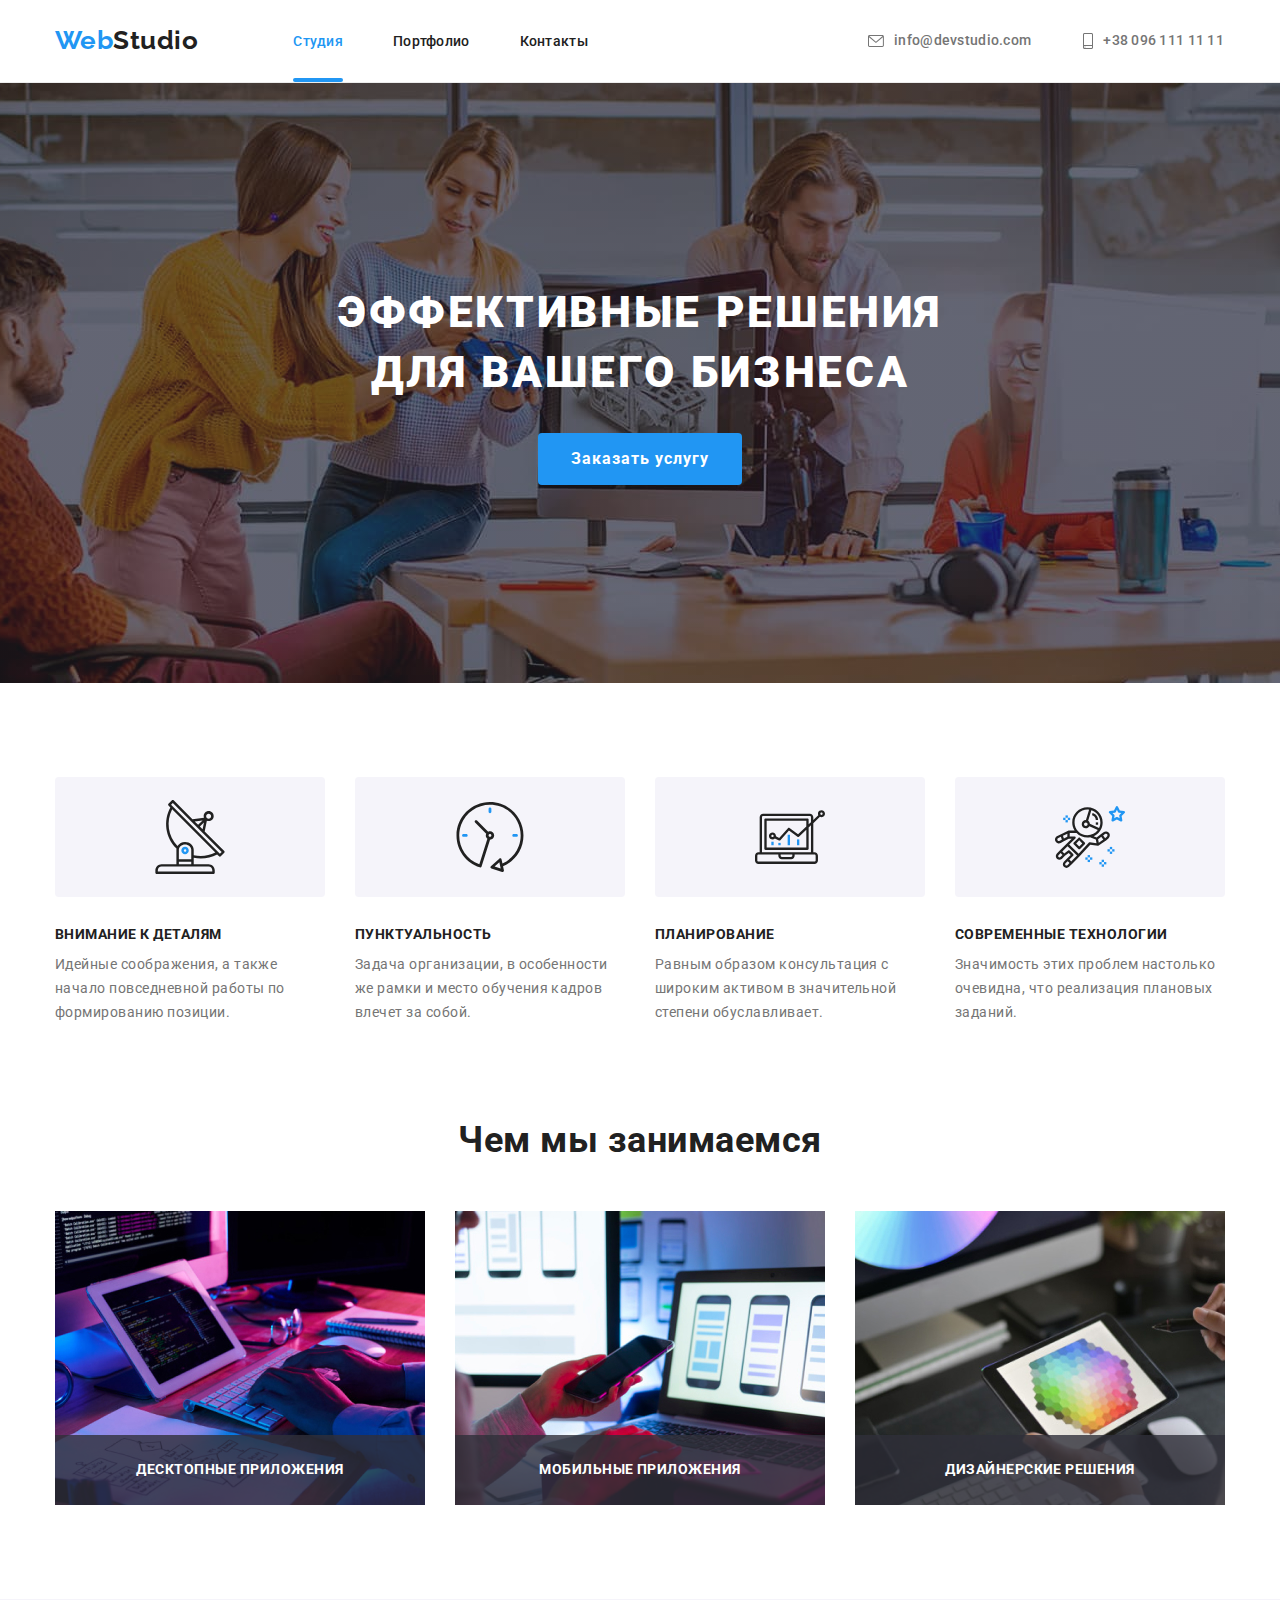
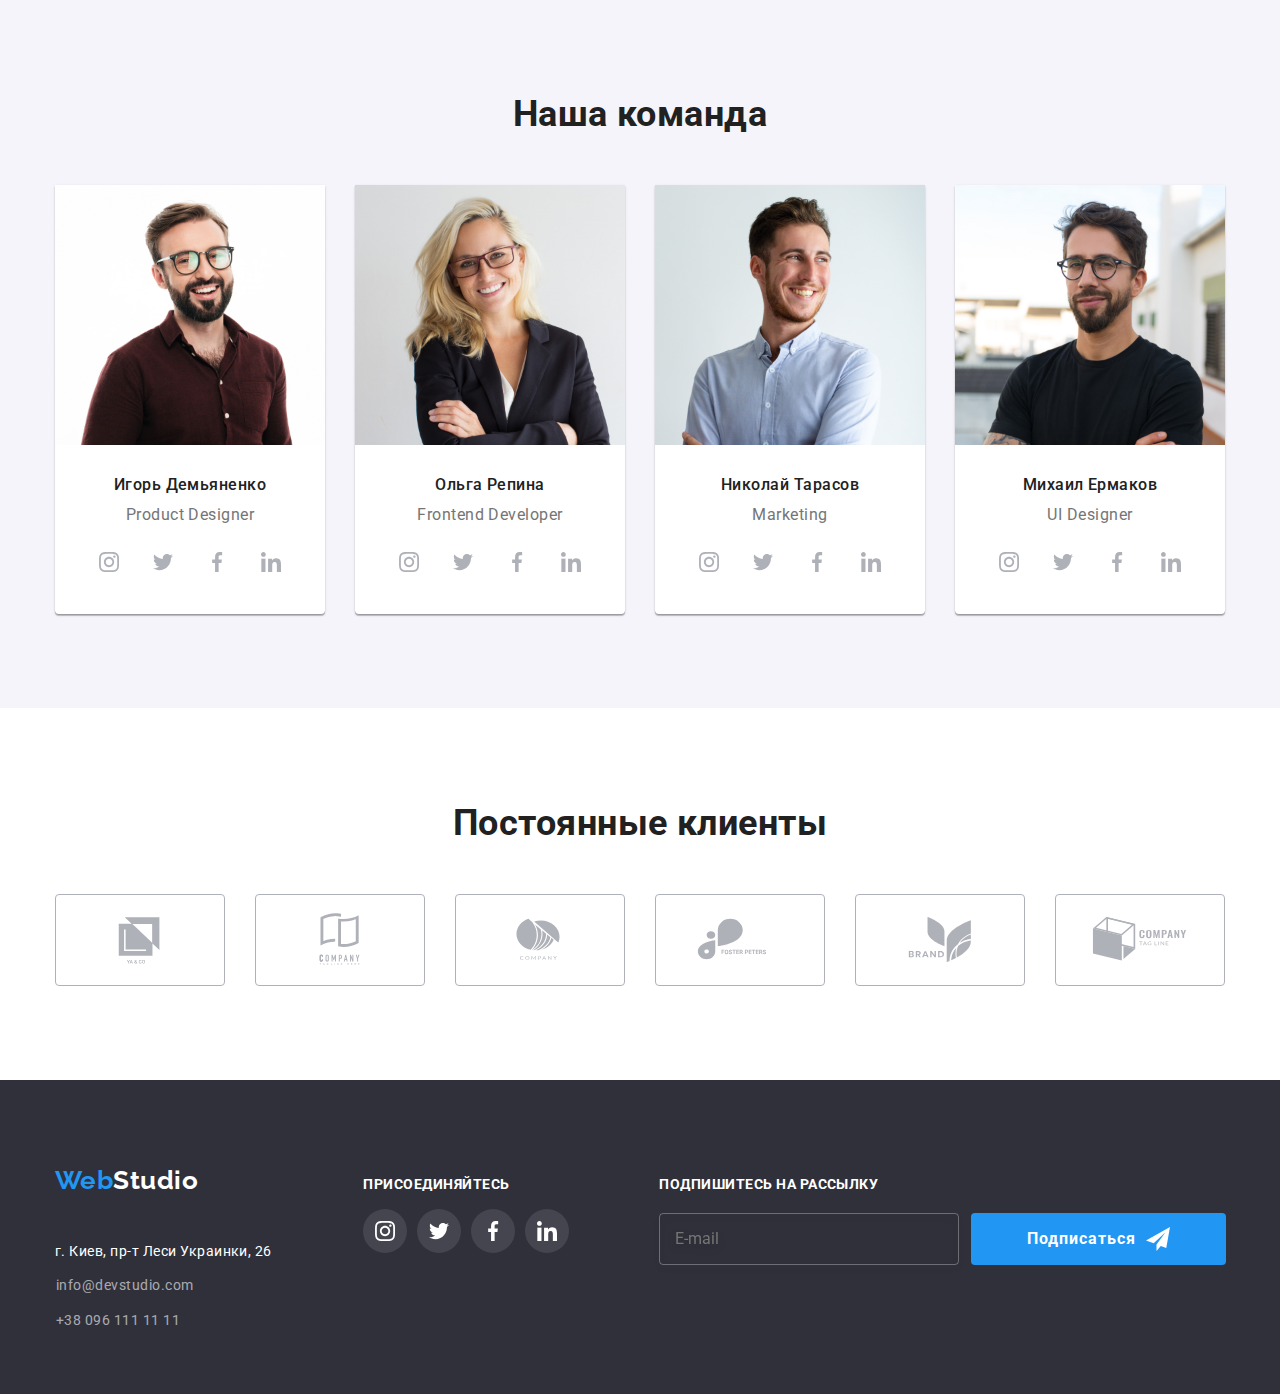
<file: index.html>
<!DOCTYPE html>
<html lang="ru">

<head>
    <meta charset="UTF-8" />
    <meta name="viewport" content="width=device-width, initial-scale=1.0" />
    <title>WebStudio</title>
    <link rel="preconnect" href="https://fonts.googleapis.com">
    <link rel="preconnect" href="https://fonts.gstatic.com" crossorigin>
    <link
        href="https://fonts.googleapis.com/css2?family=Raleway:wght@700&family=Roboto:wght@400;500;700;900&display=swap"
        rel="stylesheet">
    <link rel="stylesheet" href="https://cdnjs.cloudflare.com/ajax/libs/modern-normalize/1.1.0/modern-normalize.css">
    <link rel="stylesheet" href="https://cdnjs.cloudflare.com/ajax/libs/animate.css/4.1.1/animate.min.css" />

    <link rel="stylesheet" href="./css/styles.css" />
    <link rel="stylesheet" href="./css/main.min.css">
</head>

<body>
    <!-- Шапка сайта -->
    <header class="page-header">
        <div class="container flex">


            <nav class="nav flex">
                <a href="./index.html" class="logo logo__header-mix">
                    Web<span class="logo__header-mix--inverse">Studio</span>
                </a>

                <ul class="site-nav list">
                    <li class="site-nav__item"><a href="./index.html" class="link current">Студия</a></li>
                    <li class="site-nav__item"><a href="./portfolio.html" class="link">Портфолио</a></li>
                    <li class="site-nav__item"><a href="" class="link">Контакты</a></li>
                </ul>
            </nav>

            <ul class="auth-nav list">
                <li><a href="mailto:info@devstudio.com" class="button">
                        <svg class="auth-nav__icon" width="16" height="12">
                            <use href="./images/icons.svg#icon-envelope"></use>
                        </svg>
                        info@devstudio.com</a></li>
                <li class="auth-nav__item"><a href="tel:+380961111111" class="button">
                        <svg class="auth-nav__icon" width="10" height="16">
                            <use href="./images/icons.svg#icon-smartphone"></use>
                        </svg>
                        +38 096 111 11 11</a></li>
            </ul>
        </div>
    </header>

    <main>
        <!-- Герой -->

        <section class="hero overlay">
            <div class="container">
                <div class="hero__content">
                    <h1 class="hero__title">ЭФФЕКТИВНЫЕ РЕШЕНИЯ ДЛЯ ВАШЕГО БИЗНЕСА</h1>
                    <button class="button primary" data-modal-open type="submit">Заказать
                        услугу</button>
                </div>
            </div>
        </section>


        <!-- Преимущества -->

        <section class="section-special-first">
            <div class="container">

                <!-- <h2 class="unvisible">Список преимуществ</h2> -->

                <ul class="feature__list list">
                    <li class="feature__item icon-antenna">
                        <h3 class="feature__title">ВНИМАНИЕ К ДЕТАЛЯМ</h3>
                        <p class="feature__text">
                            Идейные соображения, а также начало повседневной работы по формированию позиции.
                        </p>
                    </li>
                    <li class="feature__item icon-clock">
                        <h3 class="feature__title">ПУНКТУАЛЬНОСТЬ</h3>
                        <p class="feature__text">
                            Задача организации, в особенности же рамки и место обучения кадров влечет за собой.
                        </p>
                    </li>
                    <li class="feature__item icon-diagram">
                        <h3 class="feature__title">ПЛАНИРОВАНИЕ</h3>
                        <p class="feature__text">
                            Равным образом консультация с широким активом в значительной степени обуславливает.
                        </p>
                    </li>
                    <li class="feature__item icon-astronaut">
                        <h3 class="feature__title">СОВРЕМЕННЫЕ ТЕХНОЛОГИИ</h3>
                        <p class="feature__text">
                            Значимость этих проблем настолько очевидна, что реализация плановых заданий.
                        </p>
                    </li>
                </ul>
            </div>
        </section>


        <!-- Перечень услуг -->

        <section class="section-special-second services">
            <div class="container">
                <h2 class="section__title">Чем мы занимаемся</h2>

                <ul class="list services__list">
                    <li class="services__item">
                        <img src="./images/computer.jpg" alt="Компьютер" width="370" />
                        <div class="services__lable">
                            <h2 class="services__title">Десктопные приложения</h2>
                        </div>
                    </li>
                    <li class="services__item">
                        <img src="./images/telephone.jpg" alt="Телефон" width="370" />
                        <div class="services__lable">
                            <h2 class="services__title">Мобильные приложения</h2>
                        </div>
                    </li>
                    <li class="services__item">
                        <img src="./images/tablet.jpg" alt="Планшет" width="370" />
                        <div class="services__lable">
                            <h2 class="services__title">Дизайнерские решения</h2>
                        </div>
                    </li>
                </ul>
            </div>
        </section>


        <!-- Сотрудники -->


        <section class="section employees">
            <div class="container">
                <h2 class="section__title">Наша команда</h2>
                <ul class="list employees__list">
                    <li class="employees__item">
                        <img src="./images/igor_demyanenko.jpg" alt="Сотрудник компании" width="270" />
                        <div class="employees__description">
                            <h3 class="employees__suptitle">Игорь Демьяненко</h3>
                            <p>Product Designer</p>
                            <ul class="social__list list">
                                <li class="social__item">
                                    <a href="" class="social__link">
                                        <svg class="social__icon" width="20" height="20">
                                            <use href="./images/icons.svg#icon-instagram"></use>
                                        </svg>
                                    </a>
                                </li>
                                <li class="social__item">
                                    <a href="" class="social__link">
                                        <svg class="social__icon" width="20" height="20">
                                            <use href="./images/icons.svg#icon-twitter"></use>
                                        </svg>
                                    </a>
                                </li>
                                <li class="social__item">
                                    <a href="" class="social__link">
                                        <svg class="social__icon" width="20" height="20">
                                            <use href="./images/icons.svg#icon-facebook"></use>
                                        </svg>
                                    </a>
                                </li>
                                <li class="social__item">
                                    <a href="" class="social__link">
                                        <svg class="social__icon" width="20" height="20">
                                            <use href="./images/icons.svg#icon-linkedin"></use>
                                        </svg>
                                    </a>
                                </li>
                            </ul>
                        </div>
                    </li>
                    <li class="employees__item">
                        <img src="./images/olga_repina.jpg" alt="Сотрудник компании" width="270" />
                        <div class="employees__description">
                            <h3 class="employees__suptitle">Ольга Репина</h3>
                            <p>Frontend Developer</p>
                            <ul class="social__list list">
                                <li class="social__item">
                                    <a href="" class="social__link">
                                        <svg class="social__icon" width="20" height="20">
                                            <use href="./images/icons.svg#icon-instagram"></use>
                                        </svg>
                                    </a>
                                </li>
                                <li class="social__item">
                                    <a href="" class="social__link">
                                        <svg class="social__icon" width="20" height="20">
                                            <use href="./images/icons.svg#icon-twitter"></use>
                                        </svg>
                                    </a>
                                </li>
                                <li class="social__item">
                                    <a href="" class="social__link">
                                        <svg class="social__icon" width="20" height="20">
                                            <use href="./images/icons.svg#icon-facebook"></use>
                                        </svg>
                                    </a>
                                </li>
                                <li class="social__item">
                                    <a href="" class="social__link">
                                        <svg class="social__icon" width="20" height="20">
                                            <use href="./images/icons.svg#icon-linkedin"></use>
                                        </svg>
                                    </a>
                                </li>
                            </ul>
                        </div>
                    </li>
                    <li class="employees__item">
                        <img src="./images/nikolay_tarasov.jpg" alt="Сотрудник компании" width="270" />
                        <div class="employees__description">
                            <h3 class="employees__suptitle">Николай Тарасов</h3>
                            <p>Marketing</p>
                            <ul class="social__list list">
                                <li class="social__item">
                                    <a href="" class="social__link">
                                        <svg class="social__icon" width="20" height="20">
                                            <use href="./images/icons.svg#icon-instagram"></use>
                                        </svg>
                                    </a>
                                </li>
                                <li class="social__item">
                                    <a href="" class="social__link">
                                        <svg class="social__icon" width="20" height="20">
                                            <use href="./images/icons.svg#icon-twitter"></use>
                                        </svg>
                                    </a>
                                </li>
                                <li class="social__item">
                                    <a href="" class="social__link">
                                        <svg class="social__icon" width="20" height="20">
                                            <use href="./images/icons.svg#icon-facebook"></use>
                                        </svg>
                                    </a>
                                </li>
                                <li class="social__item">
                                    <a href="" class="social__link">
                                        <svg class="social__icon" width="20" height="20">
                                            <use href="./images/icons.svg#icon-linkedin"></use>
                                        </svg>
                                    </a>
                                </li>
                            </ul>
                        </div>
                    </li>
                    <li class="employees__item">
                        <img src="./images/mikhail_ermakov.jpg" alt="Сотрудник компании" width="270" />
                        <div class="employees__description">
                            <h3 class="employees__suptitle">Михаил Ермаков</h3>
                            <p>UI Designer</p>
                            <ul class="social__list list">
                                <li class="social__item">
                                    <a href="" class="social__link">
                                        <svg class="social__icon" width="20" height="20">
                                            <use href="./images/icons.svg#icon-instagram"></use>
                                        </svg>
                                    </a>
                                </li>
                                <li class="social__item">
                                    <a href="" class="social__link">
                                        <svg class="social__icon" width="20" height="20">
                                            <use href="./images/icons.svg#icon-twitter"></use>
                                        </svg>
                                    </a>
                                </li>
                                <li class="social__item">
                                    <a href="" class="social__link">
                                        <svg class="social__icon" width="20" height="20">
                                            <use href="./images/icons.svg#icon-facebook"></use>
                                        </svg>
                                    </a>
                                </li>
                                <li class="social__item">
                                    <a href="" class="social__link">
                                        <svg class="social__icon" width="20" height="20">
                                            <use href="./images/icons.svg#icon-linkedin"></use>
                                        </svg>
                                    </a>
                                </li>
                            </ul>
                        </div>
                    </li>
                </ul>
            </div>
        </section>


        <!-- Постоянные клиенты -->

        <section class="section">
            <div class="container">
                <h2 class="section__title">Постоянные клиенты</h2>

                <ul class="list clients__list">
                    <li class="clients__item">
                        <a href="" class="clients__link">
                            <svg class="clients__icon" width="106" height="60">
                                <use href="./images/icons.svg#icon-logo-1"></use>
                            </svg>
                        </a>
                    </li>
                    <li class="clients__item">
                        <a href="" class="clients__link">
                            <svg class="clients__icon" width="106" height="60">
                                <use href="./images/icons.svg#icon-logo-2"></use>
                            </svg>
                        </a>
                    </li>
                    <li class="clients__item">
                        <a href="" class="clients__link">
                            <svg class="clients__icon" width="106" height="60">
                                <use href="./images/icons.svg#icon-logo-3"></use>
                            </svg>
                        </a>
                    </li>
                    <li class="clients__item">
                        <a href="" class="clients__link">
                            <svg class="clients__icon" width="106" height="60">
                                <use href="./images/icons.svg#icon-logo-4"></use>
                            </svg>
                        </a>
                    </li>
                    <li class="clients__item">
                        <a href="" class="clients__link">
                            <svg class="clients__icon" width="106" height="60">
                                <use href="./images/icons.svg#icon-logo-5"></use>
                            </svg>
                        </a>
                    </li>
                    <li class="clients__item">
                        <a href="" class="clients__link">
                            <svg class="clients__icon" width="106" height="60">
                                <use href="./images/icons.svg#icon-logo-6"></use>
                            </svg>
                        </a>
                    </li>
                </ul>
            </div>
        </section>


    </main>

    <!-- Футер -->

    <footer class="footer">
        <div class="container footer-wrapper">
            <div>
                <a href="./index.html" class="logo logo__footer-mix">
                    Web<span class="logo__footer--inverse">Studio</span>
                </a>

                <address class="address">
                    <p class="address_margin">г. Киев, пр-т Леси Украинки, 26</p>
                    <ul class="list">
                        <li class="address_margin"><a href="mailto:info@devstudio.com"
                                class="button">info@devstudio.com</a>
                        </li>
                        <li><a href="tel:+380961111111" class="button">+38 096 111 11 11</a></li>
                    </ul>
                </address>
            </div>
            <div class="invite">
                <p class="invite__text">ПРИСОЕДИНЯЙТЕСЬ</p>
                <ul class="social__footer-list list">
                    <li class="social__item">
                        <a href="" class="social__footer-link">
                            <svg class="social__footer-icon" width="20" height="20">
                                <use href="./images/icons.svg#icon-instagram"></use>
                            </svg>
                        </a>
                    </li>
                    <li class="social__item">
                        <a href="" class="social__footer-link">
                            <svg class="social__footer-icon" width="20" height="20">
                                <use href="./images/icons.svg#icon-twitter"></use>
                            </svg>
                        </a>
                    </li>
                    <li class="social__item">
                        <a href="" class="social__footer-link">
                            <svg class="social__footer-icon" width="20" height="20">
                                <use href="./images/icons.svg#icon-facebook"></use>
                            </svg>
                        </a>
                    </li>
                    <li class="social__item">
                        <a href="" class="social__footer-link">
                            <svg class="social__footer-icon" width="20" height="20">
                                <use href="./images/icons.svg#icon-linkedin"></use>
                            </svg>
                        </a>
                    </li>
                </ul>

            </div>

            <div class="subscribe">
                <p class="subscribe__text">Подпишитесь на рассылку</p>
                <form class="subscribe__form">
                    <label for="user-email"></label>

                    <input type="email" name="user-email" id="user-email" class="subscribe__input" required
                        placeholder="E-mail">


                    <button type="submit" class="subscribe__btn">Подписаться
                        <span class="subscribe__btn-icon">
                            <svg width="24" height="24">
                                <use href="./images/icons.svg#icon-send"></use>
                            </svg>
                        </span>
                    </button>
                </form>
            </div>
        </div>
    </footer>

    <!-- Модальное окно -->

    <div class="backdrop is-hidden" data-modal>
        <div class="modal">
            <button type="button" class="modal__close-btn" data-modal-close>
                <svg width="11" height="11">
                    <use href="./images/icons.svg#icon-close"></use>
                </svg>
            </button>
            <form action="#" class="modal__form">
                <b class="modal__title">Оставьте свои данные, мы вам перезвоним</b>
                <label class="modal__field">
                    Имя
                    <span class="modal__wrapper">
                        <input type="text" name="user-name" class="modal__input" required minlength="2"
                            pattern="[a-zA-Zа-яёА-ЯЁ]+" placeholder=" ">
                        <span class="modal__icon">
                            <svg width="12" height="12">
                                <use href="./images/icons.svg#icon-person"></use>
                            </svg>
                        </span>
                    </span>
                </label>
                <label class="modal__field">
                    Телефон
                    <span class="modal__wrapper">
                        <input type="tel" name="user-phone" class="modal__input" required
                            pattern="[0-9]{3}-[0-9]{3}-[0-9]{2}-[0-9]{2}" title="096-111-11-11" placeholder=" ">
                        <span class="modal__icon">
                            <svg width="13" height="13">
                                <use href="./images/icons.svg#icon-phone"></use>
                            </svg>
                        </span>
                    </span>
                </label>
                <label class="modal__field">
                    Почта
                    <span class="modal__wrapper">
                        <input type="email" name="user-mail" class="modal__input" required placeholder=" ">
                        <span class="modal__icon"><svg width="15" height="12">
                                <use href="./images/icons.svg#icon-email"></use>
                            </svg></span>
                    </span>
                </label>
                <label class="modal__field">
                    Комментарий
                    <textarea name="user-message" class="modal__form-message" placeholder="Введите текст"></textarea>
                </label>
                <div class="modal__checkbox-wrapper">

                    <label for="user-policy" class="modal__policy-label">
                        <input type="checkbox" name="user-policy" id="user-policy"
                            class="modal__checkbox visually-hidden is-hidden" required>
                        <span class="modal__checkbox-icon"></span>
                        Соглашаюсь с рассылкой и принимаю&nbsp;<a class="modal__policy-link" href="">Условия
                            договора</a></label>
                </div>
                <button type="submit" class="modal__btn">Отправить</button>
            </form>
        </div>
    </div>

    <script src="./js/modal.js"></script>
</body>

</html>
</file>
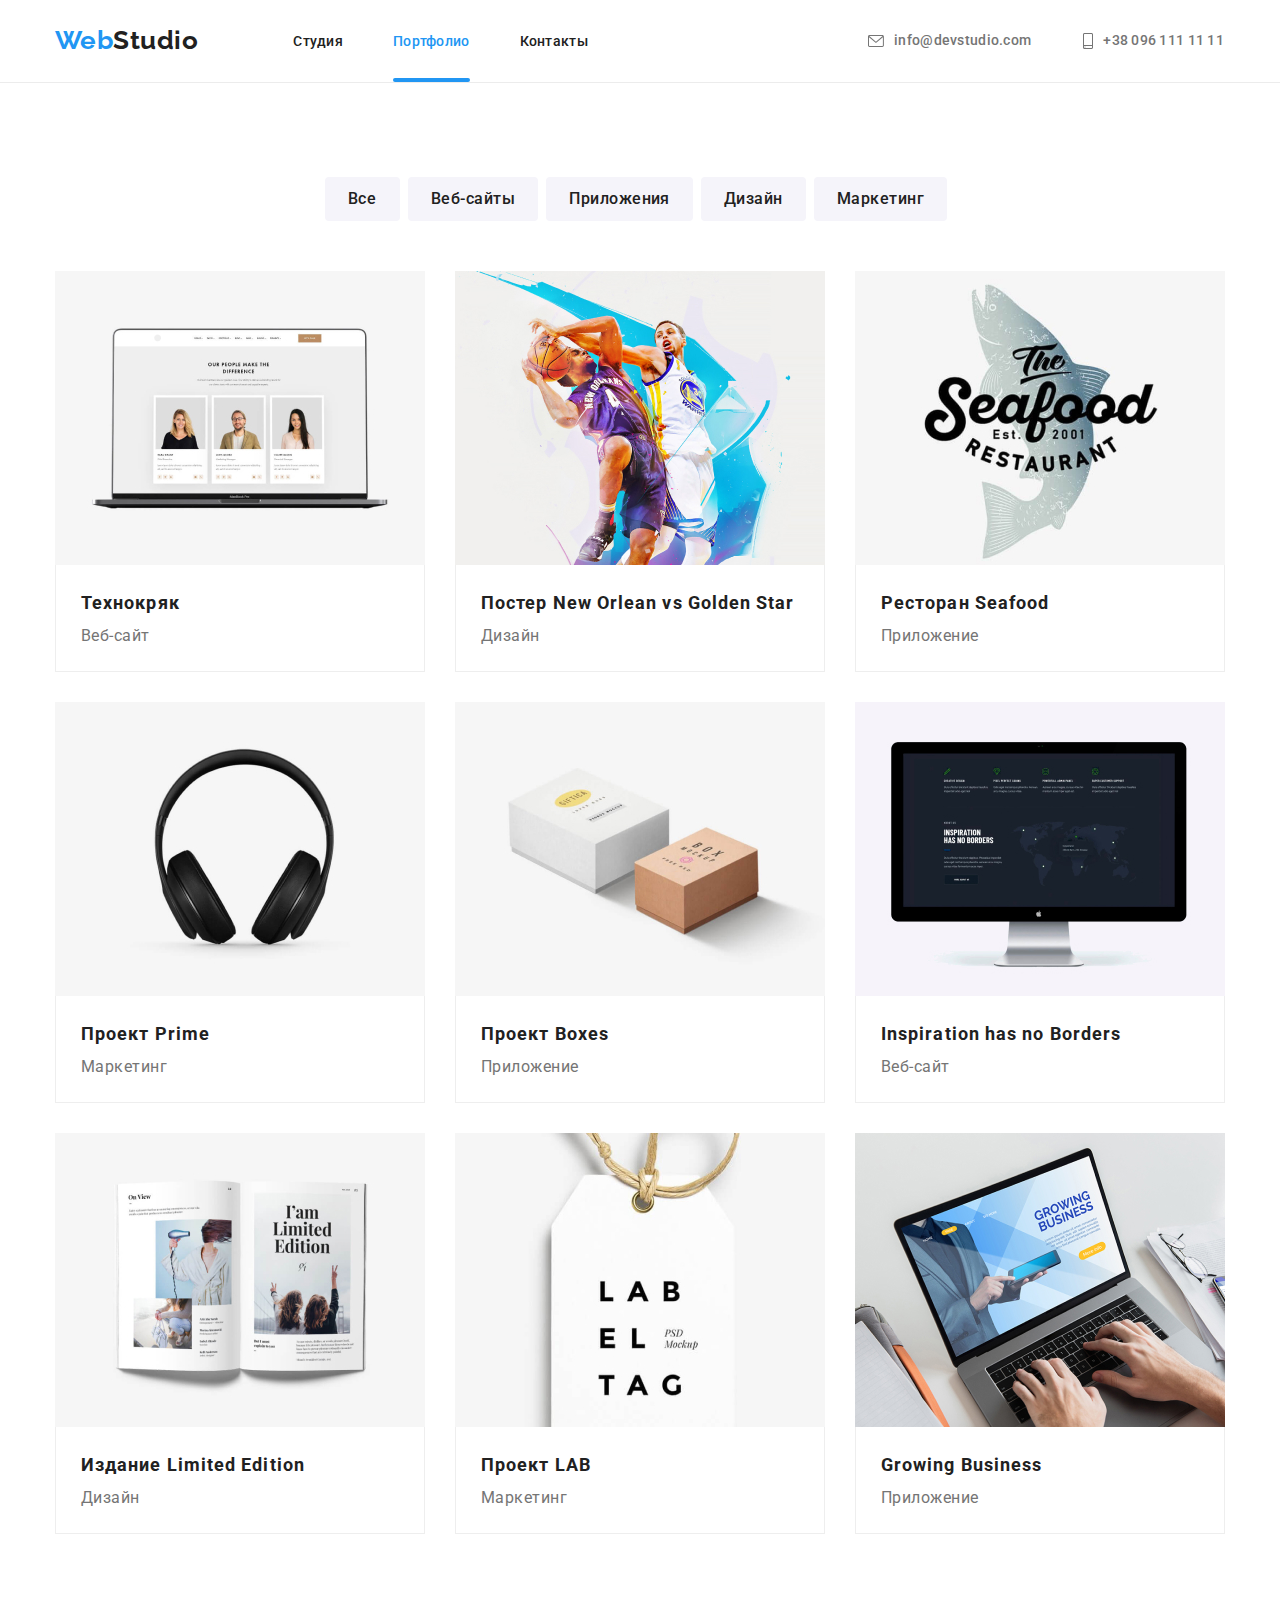
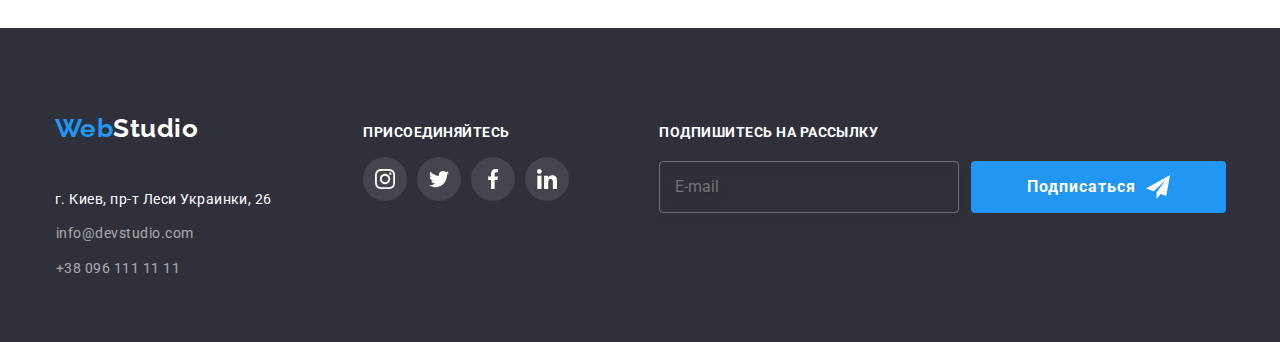
<file: portfolio.html>
<!DOCTYPE html>
<html lang="ru">

<head>
    <meta charset="UTF-8" />
    <meta name="viewport" content="width=device-width, initial-scale=1.0" />
    <title>Портфолио</title>
    <link rel="preconnect" href="https://fonts.googleapis.com">
    <link rel="preconnect" href="https://fonts.gstatic.com" crossorigin>
    <link
        href="https://fonts.googleapis.com/css2?family=Raleway:wght@700&family=Roboto:wght@400;500;700;900&display=swap"
        rel="stylesheet">
    <link rel="stylesheet" href="https://cdnjs.cloudflare.com/ajax/libs/modern-normalize/1.1.0/modern-normalize.css">
    <link rel="stylesheet" href="https://cdnjs.cloudflare.com/ajax/libs/animate.css/4.1.1/animate.min.css" />
    <link rel="stylesheet" href="./css/styles.css" />
    <link rel="stylesheet" href="./css/main.min.css">
</head>

<body>
    <!-- Шапка сайта -->
    <header class="page-header">
        <div class="container flex">


            <nav class="nav flex">
                <a href="./index.html" class="logo logo__header-mix">
                    Web<span class="logo__header-mix--inverse">Studio</span>
                </a>

                <ul class="site-nav list">
                    <li class="site-nav__item"><a href="./index.html" class="link">Студия</a></li>
                    <li class="site-nav__item"><a href="./portfolio.html" class="link current">Портфолио</a></li>
                    <li class="site-nav__item"><a href="" class="link">Контакты</a></li>
                </ul>
            </nav>

            <ul class="auth-nav list">
                <li><a href="mailto:info@devstudio.com" class="button">
                        <svg class="auth-nav__icon" width="16" height="12">
                            <use href="./images/icons.svg#icon-envelope"></use>
                        </svg>
                        info@devstudio.com</a></li>
                <li class="auth-nav__item"><a href="tel:+380961111111" class="button">
                        <svg class="auth-nav__icon" width="10" height="16">
                            <use href="./images/icons.svg#icon-smartphone"></use>
                        </svg>
                        +38 096 111 11 11</a></li>
            </ul>
        </div>
    </header>


    <main class="section">

        <!-- <h1>Список проектов портфолио</h1> -->


        <section>
            <div class="container">

                <!-- Фильтр проектов -->
                <ul class="filter flex list">
                    <li>
                        <button type="button" class="button filter__button">Все</button>
                    </li>
                    <li>
                        <button type="button" class="button filter__button">Веб-сайты</button>
                    </li>
                    <li>
                        <button type="button" class="button filter__button">Приложения</button>
                    </li>
                    <li>
                        <button type="button" class="button filter__button">Дизайн</button>
                    </li>
                    <li>
                        <button type="button" class="button filter__button">Маркетинг</button>
                    </li>
                </ul>

                <!-- Список проектов -->

                <ul class="projects list">
                    <li class="projects__item">
                        <a href="" class="projects__wrapper">
                            <div class="projects__img">
                                <img src="./images/project1.jpg" alt="Проект нашей компании" width="370" />
                                <p class="projects__overlay">Технокряк это современная площадка распространения
                                    коронавируса.
                                    Компании
                                    используют эту платформу для цифрового
                                    шпионажа и атак на защищённые сервера конкурентов.</p>
                            </div>
                            <div class="projects__description">
                                <h2>Технокряк</h2>
                                <p class="projects__type">Веб-сайт</p>
                            </div>

                        </a>
                    </li>
                    <li class="projects__item">
                        <a href="" class="projects__wrapper">
                            <div class="projects__img">
                                <img src="./images/project2.jpg" alt="Проект нашей компании" width="370" />
                                <p class="projects__overlay">Технокряк это современная площадка распространения
                                    коронавируса.
                                    Компании
                                    используют эту платформу для цифрового
                                    шпионажа и атак на защищённые сервера конкурентов.</p>
                            </div>
                            <div class="projects__description">
                                <h2>Постер New Orlean vs Golden Star</h2>
                                <p class="projects__type">Дизайн</p>
                            </div>
                        </a>
                    </li>
                    <li class="projects__item">
                        <a href="" class="projects__wrapper">
                            <div class="projects__img">
                                <img src="./images/project3.jpg" alt="Проект нашей компании" width="370" />
                                <p class="projects__overlay">Технокряк это современная площадка распространения
                                    коронавируса.
                                    Компании
                                    используют эту платформу для цифрового
                                    шпионажа и атак на защищённые сервера конкурентов.</p>
                            </div>
                            <div class="projects__description">
                                <h2>Ресторан Seafood</h2>
                                <p class="projects__type">Приложение</p>
                            </div>
                        </a>
                    </li>
                    <li class="projects__item">
                        <a href="" class="projects__wrapper">
                            <div class="projects__img">
                                <img src="./images/project4.jpg" alt="Проект нашей компании" width="370" />
                                <p class="projects__overlay">Технокряк это современная площадка распространения
                                    коронавируса.
                                    Компании
                                    используют эту платформу для цифрового
                                    шпионажа и атак на защищённые сервера конкурентов.</p>
                            </div>
                            <div class="projects__description">
                                <h2>Проект Prime</h2>
                                <p class="projects__type">Маркетинг</p>
                            </div>
                        </a>
                    </li>
                    <li class="projects__item">
                        <a href="" class="projects__wrapper">
                            <div class="projects__img">
                                <img src="./images/project5.jpg" alt="Проект нашей компании" width="370" />
                                <p class="projects__overlay">Технокряк это современная площадка распространения
                                    коронавируса.
                                    Компании
                                    используют эту платформу для цифрового
                                    шпионажа и атак на защищённые сервера конкурентов.</p>
                            </div>
                            <div class="projects__description">
                                <h2>Проект Boxes</h2>
                                <p class="projects__type">Приложение</p>
                            </div>
                        </a>
                    </li>
                    <li class="projects__item">
                        <a href="" class="projects__wrapper">
                            <div class="projects__img">
                                <img src="./images/project6.jpg" alt="Проект нашей компании" width="370" />
                                <p class="projects__overlay">Технокряк это современная площадка распространения
                                    коронавируса.
                                    Компании
                                    используют эту платформу для цифрового
                                    шпионажа и атак на защищённые сервера конкурентов.</p>
                            </div>
                            <div class="projects__description">
                                <h2>Inspiration has no Borders</h2>
                                <p class="projects__type">Веб-сайт</p>
                            </div>
                        </a>
                    </li>
                    <li class="projects__item">
                        <a href="" class="projects__wrapper">
                            <div class="projects__img">
                                <img src="./images/project7.jpg" alt="Проект нашей компании" width="370" />
                                <p class="projects__overlay">Технокряк это современная площадка распространения
                                    коронавируса.
                                    Компании
                                    используют эту платформу для цифрового
                                    шпионажа и атак на защищённые сервера конкурентов.</p>
                            </div>
                            <div class="projects__description">
                                <h2>Издание Limited Edition</h2>
                                <p class="projects__type">Дизайн</p>
                            </div>
                        </a>
                    </li>
                    <li class="projects__item">
                        <a href="" class="projects__wrapper">
                            <div class="projects__img">
                                <img src="./images/project8.jpg" alt="Проект нашей компании" width="370" />
                                <p class="projects__overlay">Технокряк это современная площадка распространения
                                    коронавируса.
                                    Компании
                                    используют эту платформу для цифрового
                                    шпионажа и атак на защищённые сервера конкурентов.</p>
                            </div>
                            <div class="projects__description">
                                <h2>Проект LAB</h2>
                                <p class="projects__type">Маркетинг</p>
                            </div>
                        </a>
                    </li>
                    <li class="projects__item">
                        <a href="" class="projects__wrapper">
                            <div class="projects__img">
                                <img src="./images/project9.jpg" alt="Проект нашей компании" width="370" />
                                <p class="projects__overlay">Технокряк это современная площадка распространения
                                    коронавируса.
                                    Компании
                                    используют эту платформу для цифрового
                                    шпионажа и атак на защищённые сервера конкурентов.</p>
                            </div>
                            <div class="projects__description">
                                <h2>Growing Business</h2>
                                <p class="projects__type">Приложение</p>
                            </div>
                        </a>
                    </li>
                </ul>
            </div>
        </section>

    </main>

    <!-- Футер -->

    <footer class="footer">
        <div class="container footer-wrapper">
            <div>
                <a href="./index.html" class="logo logo__footer-mix">
                    Web<span class="logo__footer--inverse">Studio</span>
                </a>

                <address class="address">
                    <p class="address_margin">г. Киев, пр-т Леси Украинки, 26</p>
                    <ul class="list">
                        <li class="address_margin"><a href="mailto:info@devstudio.com"
                                class="button">info@devstudio.com</a>
                        </li>
                        <li><a href="tel:+380961111111" class="button">+38 096 111 11 11</a></li>
                    </ul>
                </address>
            </div>
            <div class="invite">
                <p class="invite__text">ПРИСОЕДИНЯЙТЕСЬ</p>
                <ul class="social__footer-list list">
                    <li class="social__item">
                        <a href="" class="social__footer-link">
                            <svg class="social__footer-icon" width="20" height="20">
                                <use href="./images/icons.svg#icon-instagram"></use>
                            </svg>
                        </a>
                    </li>
                    <li class="social__item">
                        <a href="" class="social__footer-link">
                            <svg class="social__footer-icon" width="20" height="20">
                                <use href="./images/icons.svg#icon-twitter"></use>
                            </svg>
                        </a>
                    </li>
                    <li class="social__item">
                        <a href="" class="social__footer-link">
                            <svg class="social__footer-icon" width="20" height="20">
                                <use href="./images/icons.svg#icon-facebook"></use>
                            </svg>
                        </a>
                    </li>
                    <li class="social__item">
                        <a href="" class="social__footer-link">
                            <svg class="social__footer-icon" width="20" height="20">
                                <use href="./images/icons.svg#icon-linkedin"></use>
                            </svg>
                        </a>
                    </li>
                </ul>

            </div>

            <div class="subscribe">
                <p class="subscribe__text">Подпишитесь на рассылку</p>
                <form class="subscribe__form">
                    <label for="user-email"></label>

                    <input type="email" name="user-email" id="user-email" class="subscribe__input" required
                        placeholder="E-mail">


                    <button type="submit" class="subscribe__btn">Подписаться
                        <span class="subscribe__btn-icon">
                            <svg width="24" height="24">
                                <use href="./images/icons.svg#icon-send"></use>
                            </svg>
                        </span>
                    </button>
                </form>
            </div>
        </div>
    </footer>

</body>

</html>
</file>
<file: css/styles.css>
/* :root {
  --accent-color: #2196f3;
  --primary-white-color: #ffffff;
  --primary-text-color: #212121;
  --secondary-text-color: #757575;
  --title-text-color: #212121;
  --secondary-background-color: #2f303a;
  --special-background-color: #f5f4fa;
} */

/* body {
  margin: 0;
  font-family: Roboto, sans-serif;
  background-color: var(--primary-white-color);
  color: var(--primary-text-color);
  letter-spacing: 0.03em;
}

h1,
h2,
h3,
h4,
h5,
h6,
p {
  margin-top: 0;
  margin-bottom: 0;
}

ul,
ol {
  margin-top: 0;
  margin-bottom: 0;
  padding-left: 0;
}

img {
  display: block;
}

.link {
  text-decoration: none;
} */

/* ============== COMPONENTS ============== */

/* .container {
  width: 1200px;
  padding-left: 15px;
  padding-right: 15px;
  margin: 0 auto;

  outline: 2px solid tomato;
} */
/* 
.list {
  list-style: none;
  padding: 0;
}

.flex {
  display: flex;
  flex-direction: row;
}

.no-margin.list {
  margin: 0;
}

.no-margin {
  margin: 0;
} */

/* ============== END COMPONENTS ============== */

/* ============== BUTTONS ============== */
/* 
.button {
  cursor: pointer;
  color: var(--secondary-text-color);
  font-family: inherit;
  display: inline-block;
  text-align: center;
  border: 1px solid transparent;
}

.button.primary {
  color: var(--primary-white-color);
  background-color: var(--accent-color);
  font-family: inherit;
  font-weight: 700;
  font-size: 16px;
  line-height: 1.87;
  display: flex;
  align-items: center;
  letter-spacing: 0.06em;
  padding: 10px 32px;
  border-radius: 4px;
  margin: 0 auto;
}

.button.filter__button {
  color: var(--primary-text-color);
  background-color: var(--special-background-color);
  font-family: inherit;
  font-weight: 500;
  font-size: 16px;
  line-height: 1.87;
  display: flex;
  align-items: center;
  padding: 6px 22px;
  letter-spacing: 0.03em;
  border-radius: 4px;
  min-width: 75px;
}

.button.filter__button:hover,
.button.filter__button:focus {
  color: var(--primary-white-color);
  background-color: var(--accent-color);
  box-shadow: 0px 3px 1px rgba(0, 0, 0, 0.1), 0px 1px 2px rgba(0, 0, 0, 0.08),
    0px 2px 2px rgba(0, 0, 0, 0.12);
  transition: color 250ms cubic-bezier(0.4, 0, 0.2, 1),
    background-color 250ms cubic-bezier(0.4, 0, 0.2, 1),
    box-shadow 250ms cubic-bezier(0.4, 0, 0.2, 1);
}

.button.primary:hover,
.button.primary:focus {
  color: var(--accent-color);
  background-color: var(--primary-white-color);
  box-shadow: 0px 4px 4px rgba(0, 0, 0, 0.15);
  transition: color 250ms cubic-bezier(0.4, 0, 0.2, 1),
    background-color 250ms cubic-bezier(0.4, 0, 0.2, 1),
    box-shadow 250ms cubic-bezier(0.4, 0, 0.2, 1);
} */
/* 
.modal__btn,
.subscribe__btn {
  fill: var(--primary-white-color);
  color: var(--primary-white-color);
  background-color: var(--accent-color);
  font-family: inherit;
  font-weight: 700;
  font-size: 16px;
  line-height: 1.87;
  display: flex;
  align-items: center;
  text-align: center;
  letter-spacing: 0.06em;
  padding: 10px 55px;
  border-radius: 4px;
  margin: 0 auto;
  border: 1px solid transparent;
}

.subscribe__btn-icon {
  display: flex;
  margin-left: 10px;
}

.modal__btn:hover,
.modal__btn:focus,
.subscribe__btn:hover,
.subscribe__btn:focus {
  fill: var(--accent-color);
  color: var(--accent-color);
  background-color: var(--primary-white-color);
  box-shadow: 0px 4px 4px rgba(0, 0, 0, 0.15);
  transition: color 250ms cubic-bezier(0.4, 0, 0.2, 1),
    background-color 250ms cubic-bezier(0.4, 0, 0.2, 1),
    box-shadow 250ms cubic-bezier(0.4, 0, 0.2, 1);
} */

/* ============== END BUTTONS ============== */

/* ============== HEADER ============== */
/* .page-header {
  border-bottom: 1px solid #ececec;
}

.page-header li {
  padding: 32px 0;
}

.logo {
  color: var(--accent-color);
  font-family: Raleway;
  font-weight: 700;
  font-size: 26px;
  line-height: 1.17;
  text-decoration: none;
  margin: 0 95px 0 0;
  padding: 25px 0 25px 0;
} */

/* Примесь логотипа в хедере */

/* .logo__header-mix {
} */

/* Модификатор логотипа в хедере */
/* 
.logo__header-mix--inverse {
  color: var(--primary-text-color);
} */

/* ============== NAVIGATION ============== */
/* 
.site-nav__item {
  margin-right: 50px;
  position: relative;
  display: block;
}

.site-nav .link {
  color: var(--primary-text-color);
  font-weight: 500;
  font-size: 14px;
  line-height: 1.14;
  letter-spacing: 0.02em;
  text-decoration: none;
  text-decoration: none;
}

.site-nav .link:hover,
.site-nav .link:focus {
  color: var(--accent-color);
  transition: color 250ms cubic-bezier(0.4, 0, 0.2, 1);
}

.site-nav {
  display: flex;
  margin: auto 0;
}

.site-nav .current {
  color: var(--accent-color);
}

.site-nav .link:hover::after,
.site-nav .link:focus::after,
.current::after {
  content: '';
  position: absolute;
  left: 0;
  bottom: 0;
  display: block;
  width: 100%;
  height: 4px;
  background-color: var(--accent-color);
  border-radius: 2px;
}

.auth-nav {
  font-style: normal;
  font-weight: 500;
  font-size: 14px;
  line-height: 1.14;
  letter-spacing: 0.02em;
  display: flex;
  flex-direction: row;
  align-items: flex-end;
  margin-left: auto;
}

.auth-nav .button {
  color: var(--secondary-text-color);
  fill: var(--secondary-text-color);
  text-decoration: none;

  display: flex;
  align-items: center;
}

.auth-nav .button:hover,
.auth-nav .button:focus {
  color: var(--accent-color);
  fill: var(--accent-color);
  transition: color 250ms cubic-bezier(0.4, 0, 0.2, 1), fill 250ms cubic-bezier(0.4, 0, 0.2, 1);
}

.auth-nav__item:not(:first-child) {
  margin-left: 50px;
}

.auth-nav__icon {
  margin-right: 10px;
} */

/* ============== END NAVIGATION ============== */

/* ============== END HEADER ============== */

/* ============== HERO ============== */

/* .hero {
  background-color: var(--secondary-background-color);
  padding-bottom: 200px;
  padding-top: 200px;
  text-align: center;
}

.hero__content {
  margin: 0 auto;
  max-width: 700px;
}
.hero__title {
  color: var(--primary-white-color);
  font-weight: 900;
  font-size: 44px;
  line-height: 1.36;
  letter-spacing: 0.06em;
  text-transform: uppercase;
  margin-bottom: 30px;
} */

/* Overlay */

/* .overlay {
  max-width: 1600px;
  height: 600px;
  margin-left: auto;
  margin-right: auto;
  background-image: linear-gradient(to right, rgba(47, 48, 58, 0.4), rgba(47, 48, 58, 0.4)),
    url('../images/overlay.jpg');

  background-repeat: no-repeat;
  background-position: center;
  background-size: cover;
} */

/* ============== END HERO ============== */

/* ============== SECTION ============== */
/* 
.section__title {
  color: var(--title-text-color);
  font-size: 36px;
  line-height: 1.17;
  text-align: center;
  margin-top: 0;
  margin-bottom: 50px;
}

.section {
  padding: 94px 0;
}

.section-special-first {
  padding: 94px 0 47px 0;
}

.section-special-second {
  padding: 47px 0 94px 0;
} */

/* ============== END SECTION ============== */

/* ============== FEATURES ============== */

/* .feature__item .feature__text {
  color: var(--secondary-text-color);
  font-size: 14px;
  line-height: 1.71;
}

.feature__list {
  text-align: left;
  display: inline-block;
  display: flex;
  margin-left: -30px;
  margin-top: -30px;
}

.feature__item {
  margin-top: 30px;
  margin-left: 30px;
  flex-basis: calc((100% - 120px) / 4);
}

.feature__title {
  color: var(--title-text-color);
  font-size: 14px;
  line-height: 1.14;
  text-transform: uppercase;
  margin-top: 30px;
  margin-bottom: 10px;
}

.feature__item::before {
  display: block;
  content: '';
  height: 120px;
  background-size: contain;
  background-repeat: no-repeat;
  background-position: center;
  background-color: var(--special-background-color);
  border-radius: 4px;
}

.icon-antenna::before {
  display: block;
  background-image: url('../images/svg/features/antenna.svg');
  background-size: 70px;
}

.icon-clock::before {
  display: block;
  background-image: url('../images/svg/features/clock.svg');
  background-size: 70px;
}

.icon-diagram::before {
  display: block;
  background-image: url('../images/svg/features/diagram.svg');
  background-size: 70px;
}

.icon-astronaut::before {
  display: block;
  background-image: url('../images/svg/features/astronaut.svg');
  background-size: 70px;
} */

/* ============== END FEATURES ============== */

/* ============== SERVICES ============== */
/* 
.services__list {
  display: inline-block;
  display: flex;
  flex-direction: row;
  flex-wrap: wrap;
  margin-left: -30px;
  margin-top: -30px;
}

.services__item {
  position: relative;
  margin-left: 30px;
  margin-top: 30px;
  flex-basis: calc((100% - 90px) / 3);
}

.services__lable {
  position: absolute;
  bottom: 0;
  left: 0;
  display: flex;
  width: 100%;
  height: 70px;
  justify-content: center;
  align-items: center;
  background: rgba(47, 48, 58, 0.8);
}

.services__title {
  color: var(--primary-white-color);
  font-weight: 700;
  font-size: 14px;
  line-height: 1.14;
  text-transform: uppercase;
} */

/* ============== END SERVICES ============== */

/* ============== EMPLOYEES ============== */
/* 
.employees {
  background-color: var(--special-background-color);
  text-align: center;
}

.employees__list {
  display: inline-block;
  display: flex;
  flex-direction: row;
  flex-wrap: wrap;
  margin-left: -30px;
  margin-top: -30px;
}

.employees__item {
  background-color: #fff;
  margin: 0;
  display: inline-block;
  margin-left: 30px;
  margin-top: 30px;
  flex-basis: calc((100% - 120px) / 4);
  box-shadow: 0px 1px 3px rgba(0, 0, 0, 0.12), 0px 1px 1px rgba(0, 0, 0, 0.14),
    0px 2px 1px rgba(0, 0, 0, 0.2);
  border-radius: 0px 0px 4px 4px;
}

.employees__description {
  padding: 30px;
}

.employees__item h3 {
  color: var(--title-text-color);
  font-weight: 500;
  font-size: 16px;
  line-height: 1.2;
  margin: 0 auto 10px auto;
}

.employees__item p {
  color: var(--secondary-text-color);
  font-size: 16px;
  line-height: 1.2;
  margin: 0;
} */
/* 
.social__list {
  display: flex;
  justify-content: center;
}

.social__link {
  display: flex;
  align-items: center;
  justify-content: center;
  width: 44px;
  height: 44px;
  border-radius: 50%;

  background-color: var(--primary-white-color);
  cursor: pointer;
}

.social__item {
  margin-top: 16px;
}

.social__item:not(:last-child) {
  margin-right: 10px;
}

.social__icon {
  fill: #afb1b8;
}

.social__link:hover,
.social__link:focus {
  background-color: var(--accent-color);
  transition: background-color 250ms cubic-bezier(0.4, 0, 0.2, 1);
}

.social__link:hover .social__icon,
.social__link:focus .social__icon {
  fill: var(--primary-white-color);
  transition: fill 250ms cubic-bezier(0.4, 0, 0.2, 1);
} */

/* ============== END EMPLOYEES ============== */

/* ============== CLIENTS ============== */

/* .clients__list {
  display: inline-block;
  display: flex;
  flex-wrap: wrap;
  margin-left: -30px;
  margin-top: -30px;
}

.clients__item {
  margin-top: 30px;
  margin-left: 30px;
  flex-basis: calc((100% - 180px) / 6);
}

.clients__link {
  background-color: var(--primary-white-color);
  display: flex;
  align-items: center;
  justify-content: center;
  width: 170px;
  height: 92px;
  border: 1px solid #afb1b8;
  box-sizing: border-box;
  border-radius: 4px;
  cursor: pointer;
}

.clients__icon {
  fill: #afb1b8;
}

.clients__link:hover,
.clients__link:focus {
  border-color: var(--accent-color);
  transition: border-color 250ms cubic-bezier(0.4, 0, 0.2, 1);
}

.clients__link:hover .clients__icon,
.clients__link:focus .clients__icon {
  fill: var(--accent-color);
  transition: fill 250ms cubic-bezier(0.4, 0, 0.2, 1);
} */

/* ============== END CLIENTS ============== */

/* ============== PORTFOLIO PROJECTS ============== */

/* .filter {
  align-items: center;
  margin: 0 auto 50px 0;
  display: flex;
  flex-direction: reverse;
  justify-content: center;
}

.filter .button {
  margin-right: 8px;
} */

/* .projects a {
  text-decoration: none;
  color: var(--title-text-color);
}

.projects h2 {
  font-size: 18px;
  line-height: 2;
  letter-spacing: 0.06em;
}

.projects__type {
  color: var(--secondary-text-color);
  font-size: 16px;
  line-height: 1.87;
}

.projects {
  display: flex;
  flex-direction: row;
  flex-wrap: wrap;
  margin-left: -30px;
  margin-top: -30px;
}

.projects__item {
  margin-left: 30px;
  margin-top: 30px;
  flex-basis: calc((100% - 90px) / 3);
}

.projects__item:hover {
  box-shadow: 0px 1px 1px rgba(0, 0, 0, 0.12), 0px 4px 4px rgba(0, 0, 0, 0.06),
    1px 4px 6px rgba(0, 0, 0, 0.16);
  transition: box-shadow 250ms cubic-bezier(0.4, 0, 0.2, 1);
}

.projects__description {
  border: 1px solid #eeeeee;
  border-top: none;
  padding: 20px 25px;
}

.projects__description p,
h2 {
  margin: 0;
}

.projects__wrapper {
  display: block;
}

.projects__img {
  position: relative;
  overflow: hidden;
}

.projects__overlay {
  position: absolute;
  top: 0;
  left: 0;
  width: 100%;
  height: 100%;
  font-size: 18px;
  line-height: 1.56;
  padding: 63px 24px;
  overflow: auto;
  background-color: rgba(33, 150, 243, 0.9);
  color: #ffffff;
  transform: translateY(100%);
  transition: transform 250ms cubic-bezier(0.4, 0, 0.2, 1);
}

.projects__wrapper:hover .projects__overlay,
.projects__wrapper:focus .projects__overlay {
  transform: translateY(0%);
} */

/* ============== END PORTFOLIO PROJECTS ============== */

/* ============== FOOTER ============== */

/* .footer {
  background-color: var(--secondary-background-color);
  padding: 60px 0;
}

.footer-wrapper {
  display: flex;
  align-items: baseline;
} */

/* Примесь логотипа в футере */

/* .logo__footer-mix {
  display: inline-block;
  margin-bottom: 20px;
} */

/* Модификатор логотипа в футере */
/* 
.logo__footer--inverse {
  color: var(--primary-white-color);
} */

/* ============== CONTACT INFORMATION ============== */

/* .address {
  min-width: 235px;
  color: var(--primary-white-color);
  font-style: normal;
  font-size: 14px;
  line-height: 1.71;
  text-decoration: none;
}

.address .button {
  color: rgba(255, 255, 255, 0.6);
  text-decoration: none;
}

.address .button:hover,
.address .button:focus {
  color: var(--accent-color);
  transition: color 250ms cubic-bezier(0.4, 0, 0.2, 1);
}

.address_margin {
  margin-bottom: 9px;
} */
/* ============== END CONTACT INFORMATION ============== */

/* .invite {
  margin-left: 70px;
}

.invite__text,
.subscribe__text {
  color: var(--primary-white-color);
  font-weight: 700;
  font-size: 14px;
  line-height: 1.14;
  text-transform: uppercase;
} */
/* 
.social__footer-list {
  display: flex;
  justify-content: space-between;
  margin-right: auto;
}

.social__footer-link {
  display: flex;
  align-items: center;
  justify-content: center;
  width: 44px;
  height: 44px;
  border-radius: 50%;
  background-color: rgba(255, 255, 255, 0.1);
  cursor: pointer;
}

.social__footer-icon {
  fill: var(--primary-white-color);
}

.social__footer-link:hover,
.social__footer-link:focus {
  background-color: var(--accent-color);
  transition: background-color 250ms cubic-bezier(0.4, 0, 0.2, 1);
}

.social__footer-link:hover .social__footer-icon,
.social__footer-link:focus .social__footer-icon {
  fill: var(--primary-white-color);
  transition: fill 250ms cubic-bezier(0.4, 0, 0.2, 1);
} */
/* 
.subscribe {
  margin-left: 90px;
} */

/* .subscribe__form {
  display: flex;
  margin-top: 20px;
}

.subscribe__input {
  width: 300px;
  border: 1px solid rgba(255, 255, 255, 0.3);
  box-sizing: border-box;
  filter: drop-shadow(0px 4px 4px rgba(0, 0, 0, 0.15));
  border-radius: 4px;
  font-size: 16px;
  line-height: 1.25px;
  display: flex;
  align-items: center;
  color: rgba(255, 255, 255, 0.6);
  padding: 15px;
  background-color: transparent;
  margin-right: 12px;
}

.subscribe__input:focus {
  outline: none;
  border-color: var(--accent-color);
} */

/* ============== END FOOTER ============== */

/* .backdrop {
  position: fixed;
  top: 0;
  left: 0;
  right: 0;
  bottom: 0;
  z-index: 100;
  background-color: rgba(0, 0, 0, 0.2);
  transition: opacity 500ms linear, visibility 500ms linear;
} */
/* 
.modal {
  position: absolute;
  top: 50%;
  left: 50%;
  transform: translate(-50%, -50%);
  width: 528px;
  background-color: #ffffff;
  padding: 40px;
  box-shadow: 0px 1px 3px rgba(0, 0, 0, 0.12), 0px 1px 1px rgba(0, 0, 0, 0.14),
    0px 2px 1px rgba(0, 0, 0, 0.2);
  border-radius: 4px;
} */
/* 
.modal__close-btn {
  position: absolute;
  top: 8px;
  right: 8px;
  width: 30px;
  height: 30px;
  border-radius: 50%;
  border: 1px solid rgba(0, 0, 0, 0.1);
  background-color: transparent;
  cursor: pointer;
  padding: 0;
}

.modal__close-btn:hover {
  fill: var(--accent-color);
  transition: fill 250ms cubic-bezier(0.4, 0, 0.2, 1);
} */
/* 
.is-hidden {
  opacity: 0;
  visibility: hidden;
  pointer-events: none;
} */

/* .modal__form {
  display: flex;
  flex-direction: column;
}

.modal__title {
  font-weight: 700;
  font-size: 20px;
  line-height: 1.15;
  text-align: center;
  margin-bottom: 12px;
}

.modal__field {
  font-size: 12px;
  line-height: 1.17;
  letter-spacing: 0.01em;
  color: #757575;
  margin-bottom: 10px;
}

.modal__wrapper {
  position: relative;
  display: block;
  margin-top: 4px;
}

.modal__input {
  font-size: 16px;
  width: 100%;
  height: 40px;
  border: 1px solid rgba(33, 33, 33, 0.2);
  border-radius: 4px;
  padding-left: 42px;
  transition: border-color 250ms linear;
}

.modal__input:focus {
  outline: none;
  border-color: var(--accent-color);
}

.modal__icon {
  position: absolute;
  top: 50%;
  left: 14px;
  transform: translateY(-50%);
  display: block;
  fill: var(--primary-text-color);
  transition: fill 250ms linear;
}

.modal__input:focus + .modal__icon {
  fill: var(--accent-color);
}

.modal__form-message {
  font-size: 12px;
  line-height: 1.17;
  letter-spacing: 0.01em;
  width: 100%;
  height: 120px;
  resize: none;
  border: 1px solid rgba(33, 33, 33, 0.2);
  border-radius: 4px;
  margin-top: 4px;
  padding: 12px 16px;
  transition: border-color 250ms linear;
}

.modal__form-message:focus {
  outline: none;
  border-color: var(--accent-color);
}

.modal__form-message::placeholder {
  color: rgba(117, 117, 117, 0.5);
}

.modal__policy-label {
  display: flex;
  align-items: center;
  font-size: 14px;
  line-height: 1.7;
  color: #757575;
  margin-bottom: 30px;
}

.modal__policy-link {
  color: var(--accent-color);
} */

/* .modal__checkbox-wrapper {
} */
/* 
.modal__checkbox-icon {
  display: inline-block;
  width: 16px;
  height: 16px;
  border: 2px solid #212121;
  cursor: pointer;
  margin-right: 10px;
  border-radius: 20%;
}

.modal__checkbox:checked + .modal__checkbox-icon {
  fill: var(--primary-white-color);
  background-image: url('../images/svg/check.svg');
  background-size: cover;
  background-color: var(--accent-color);
  border-color: var(--accent-color);
} */
</file>
<file: css/main.min.css>
:root{--accent-color: #2196f3;--primary-white-color: #ffffff;--primary-text-color: #212121;--secondary-text-color: #757575;--title-text-color: #212121;--secondary-background-color: #2f303a;--special-background-color: #f5f4fa}.is-hidden{opacity:0;visibility:hidden;pointer-events:none}body{margin:0;font-family:Roboto, sans-serif;background-color:var(--primary-white-color);color:var(--primary-text-color);letter-spacing:0.03em}h1,h2,h3,h4,h5,h6,p{margin-top:0;margin-bottom:0}ul,ol{margin-top:0;margin-bottom:0;padding-left:0}img{display:block}.link{text-decoration:none}.list{list-style:none;padding:0}.flex{display:flex;flex-direction:row}.no-margin.list{margin:0}.no-margin{margin:0}.container{width:1200px;padding-left:15px;padding-right:15px;margin:0 auto}.section{padding:94px 0}.section-special-first{padding:94px 0 47px 0}.section-special-second{padding:47px 0 94px 0}.modal__close-btn{position:absolute;top:8px;right:8px;width:30px;height:30px;border-radius:50%;border:1px solid rgba(0,0,0,0.1);background-color:transparent;cursor:pointer;padding:0}.modal__close-btn:hover{fill:var(--accent-color);transition:fill 250ms cubic-bezier(0.4, 0, 0.2, 1)}.modal__btn,.subscribe__btn{fill:var(--primary-white-color);color:var(--primary-white-color);background-color:var(--accent-color);font-family:inherit;font-weight:700;font-size:16px;line-height:1.87;display:flex;align-items:center;text-align:center;letter-spacing:0.06em;padding:10px 55px;border-radius:4px;margin:0 auto;border:1px solid transparent}.modal__btn:hover,.modal__btn:focus,.subscribe__btn:hover,.subscribe__btn:focus{fill:var(--accent-color);color:var(--accent-color);background-color:var(--primary-white-color);box-shadow:0px 4px 4px rgba(0,0,0,0.15);transition:color 250ms cubic-bezier(0.4, 0, 0.2, 1),background-color 250ms cubic-bezier(0.4, 0, 0.2, 1),box-shadow 250ms cubic-bezier(0.4, 0, 0.2, 1)}.subscribe__btn-icon{display:flex;margin-left:10px}.social__list{display:flex;justify-content:center}.social__link{display:flex;align-items:center;justify-content:center;width:44px;height:44px;border-radius:50%;background-color:var(--primary-white-color);cursor:pointer}.social__item{margin-top:16px}.social__item:not(:last-child){margin-right:10px}.social__icon{fill:#afb1b8}.social__link:hover,.social__link:focus{background-color:var(--accent-color);transition:background-color 250ms cubic-bezier(0.4, 0, 0.2, 1)}.social__link:hover .social__icon,.social__link:focus .social__icon{fill:var(--primary-white-color);transition:fill 250ms cubic-bezier(0.4, 0, 0.2, 1)}.social__footer-list{display:flex;justify-content:space-between;margin-right:auto}.social__footer-link{display:flex;align-items:center;justify-content:center;width:44px;height:44px;border-radius:50%;background-color:rgba(255,255,255,0.1);cursor:pointer}.social__footer-icon{fill:var(--primary-white-color)}.social__footer-link:hover,.social__footer-link:focus{background-color:var(--accent-color);transition:background-color 250ms cubic-bezier(0.4, 0, 0.2, 1)}.social__footer-link:hover .social__footer-icon,.social__footer-link:focus .social__footer-icon{fill:var(--primary-white-color);transition:fill 250ms cubic-bezier(0.4, 0, 0.2, 1)}.invite{margin-left:70px}.invite__text,.subscribe__text{color:var(--primary-white-color);font-weight:700;font-size:14px;line-height:1.14;text-transform:uppercase}.subscribe{margin-left:90px}.services__title{color:var(--primary-white-color);font-weight:700;font-size:14px;line-height:1.14;text-transform:uppercase}.employees__suptitle{color:var(--title-text-color);font-weight:500;font-size:16px;line-height:1.2;margin:0 auto 10px auto}.button{cursor:pointer;color:var(--secondary-text-color);font-family:inherit;display:inline-block;text-align:center;border:1px solid transparent}.button.primary{color:var(--primary-white-color);background-color:var(--accent-color);font-family:inherit;font-weight:700;font-size:16px;line-height:1.87;display:flex;align-items:center;letter-spacing:0.06em;padding:10px 32px;border-radius:4px;margin:0 auto}.button.filter__button{color:var(--primary-text-color);background-color:var(--special-background-color);font-family:inherit;font-weight:500;font-size:16px;line-height:1.87;display:flex;align-items:center;padding:6px 22px;letter-spacing:0.03em;border-radius:4px;min-width:75px}.button.filter__button:hover,.button.filter__button:focus{color:var(--primary-white-color);background-color:var(--accent-color);box-shadow:0px 3px 1px rgba(0,0,0,0.1),0px 1px 2px rgba(0,0,0,0.08),0px 2px 2px rgba(0,0,0,0.12);transition:color 250ms cubic-bezier(0.4, 0, 0.2, 1),background-color 250ms cubic-bezier(0.4, 0, 0.2, 1),box-shadow 250ms cubic-bezier(0.4, 0, 0.2, 1)}.button.primary:hover,.button.primary:focus{color:var(--accent-color);background-color:var(--primary-white-color);box-shadow:0px 4px 4px rgba(0,0,0,0.15);transition:color 250ms cubic-bezier(0.4, 0, 0.2, 1),background-color 250ms cubic-bezier(0.4, 0, 0.2, 1),box-shadow 250ms cubic-bezier(0.4, 0, 0.2, 1)}.hero__title{color:var(--primary-white-color);font-weight:900;font-size:44px;line-height:1.36;letter-spacing:0.06em;text-transform:uppercase;margin-bottom:30px}.section__title{color:var(--title-text-color);font-size:36px;line-height:1.17;text-align:center;margin-top:0;margin-bottom:50px}.subscribe__form{display:flex;margin-top:20px}.subscribe__input{width:300px;border:1px solid rgba(255,255,255,0.3);box-sizing:border-box;filter:drop-shadow(0px 4px 4px rgba(0,0,0,0.15));border-radius:4px;font-size:16px;line-height:1.25px;display:flex;align-items:center;color:rgba(255,255,255,0.6);padding:15px;background-color:transparent;margin-right:12px}.subscribe__input:focus{outline:none;border-color:var(--accent-color)}.backdrop{position:fixed;top:0;left:0;right:0;bottom:0;z-index:100;background-color:rgba(0,0,0,0.2);transition:opacity 500ms linear, visibility 500ms linear}.modal{position:absolute;top:50%;left:50%;transform:translate(-50%, -50%);width:528px;background-color:#ffffff;padding:40px;box-shadow:0px 1px 3px rgba(0,0,0,0.12),0px 1px 1px rgba(0,0,0,0.14),0px 2px 1px rgba(0,0,0,0.2);border-radius:4px}.modal__form{display:flex;flex-direction:column}.modal__title{font-weight:700;font-size:20px;line-height:1.15;text-align:center;margin-bottom:12px}.modal__field{font-size:12px;line-height:1.17;letter-spacing:0.01em;color:#757575;margin-bottom:10px}.modal__wrapper{position:relative;display:block;margin-top:4px}.modal__input{font-size:16px;width:100%;height:40px;border:1px solid rgba(33,33,33,0.2);border-radius:4px;padding-left:42px;transition:border-color 250ms linear}.modal__input:focus{outline:none;border-color:var(--accent-color)}.modal__icon{position:absolute;top:50%;left:14px;transform:translateY(-50%);display:block;fill:var(--primary-text-color);transition:fill 250ms linear}.modal__input:focus+.modal__icon{fill:var(--accent-color)}.modal__form-message{font-size:12px;line-height:1.17;letter-spacing:0.01em;width:100%;height:120px;resize:none;border:1px solid rgba(33,33,33,0.2);border-radius:4px;margin-top:4px;padding:12px 16px;transition:border-color 250ms linear}.modal__form-message:focus{outline:none;border-color:var(--accent-color)}.modal__form-message::placeholder{color:rgba(117,117,117,0.5)}.modal__policy-label{display:flex;align-items:center;font-size:14px;line-height:1.7;color:#757575;margin-bottom:30px}.modal__policy-link{color:var(--accent-color)}.modal__checkbox-icon{display:inline-block;width:16px;height:16px;border:2px solid #212121;cursor:pointer;margin-right:10px;border-radius:20%}.modal__checkbox:checked+.modal__checkbox-icon{fill:var(--primary-white-color);background-image:url("../images/svg/check.svg");background-size:cover;background-color:var(--accent-color);border-color:var(--accent-color)}.filter{align-items:center;margin:0 auto 50px 0;display:flex;flex-direction:reverse;justify-content:center}.filter .button{margin-right:8px}.page-header{border-bottom:1px solid #ececec}.page-header li{padding:32px 0}.logo{color:var(--accent-color);font-family:Raleway;font-weight:700;font-size:26px;line-height:1.17;text-decoration:none;margin:0 95px 0 0;padding:25px 0 25px 0}.logo__header-mix--inverse{color:var(--primary-text-color)}.site-nav{display:flex;margin:auto 0}.site-nav .link{color:var(--primary-text-color);font-weight:500;font-size:14px;line-height:1.14;letter-spacing:0.02em;text-decoration:none;text-decoration:none}.site-nav .link:hover,.site-nav .link:focus{color:var(--accent-color);transition:color 250ms cubic-bezier(0.4, 0, 0.2, 1)}.site-nav .current{color:var(--accent-color)}.site-nav .link:hover::after,.site-nav .link:focus::after,.site-nav .current::after{content:'';position:absolute;left:0;bottom:0;display:block;width:100%;height:4px;background-color:var(--accent-color);border-radius:2px}.site-nav__item{margin-right:50px;position:relative;display:block}.auth-nav{font-style:normal;font-weight:500;font-size:14px;line-height:1.14;letter-spacing:0.02em;display:flex;flex-direction:row;align-items:flex-end;margin-left:auto}.auth-nav .button{color:var(--secondary-text-color);fill:var(--secondary-text-color);text-decoration:none;display:flex;align-items:center}.auth-nav .button:hover,.auth-nav .button:focus{color:var(--accent-color);fill:var(--accent-color);transition:color 250ms cubic-bezier(0.4, 0, 0.2, 1),fill 250ms cubic-bezier(0.4, 0, 0.2, 1)}.auth-nav__item:not(:first-child){margin-left:50px}.auth-nav__icon{margin-right:10px}.hero{background-color:var(--secondary-background-color);padding-bottom:200px;padding-top:200px;text-align:center}.hero__content{margin:0 auto;max-width:700px}.overlay{max-width:1600px;height:600px;margin-left:auto;margin-right:auto;background-image:linear-gradient(to right, rgba(47,48,58,0.4), rgba(47,48,58,0.4)),url("../images/overlay.jpg");background-repeat:no-repeat;background-position:center;background-size:cover}.feature__text{color:var(--secondary-text-color);font-size:14px;line-height:1.71}.feature__list{text-align:left;display:inline-block;display:flex;margin-left:-30px;margin-top:-30px}.feature__item{margin-top:30px;margin-left:30px;flex-basis:calc((100% - 120px) / 4)}.feature__title{color:var(--title-text-color);font-size:14px;line-height:1.14;text-transform:uppercase;margin-top:30px;margin-bottom:10px}.feature__item::before{display:block;content:'';height:120px;background-size:contain;background-repeat:no-repeat;background-position:center;background-color:var(--special-background-color);border-radius:4px}.icon-antenna::before{display:block;background-image:url("../images/svg/features/antenna.svg");background-size:70px}.icon-clock::before{display:block;background-image:url("../images/svg/features/clock.svg");background-size:70px}.icon-diagram::before{display:block;background-image:url("../images/svg/features/diagram.svg");background-size:70px}.icon-astronaut::before{display:block;background-image:url("../images/svg/features/astronaut.svg");background-size:70px}.services__list{display:inline-block;display:flex;flex-direction:row;flex-wrap:wrap;margin-left:-30px;margin-top:-30px}.services__item{position:relative;margin-left:30px;margin-top:30px;flex-basis:calc((100% - 90px) / 3)}.services__lable{position:absolute;bottom:0;left:0;display:flex;width:100%;height:70px;justify-content:center;align-items:center;background:rgba(47,48,58,0.8)}.employees{background-color:var(--special-background-color);text-align:center}.employees__list{display:inline-block;display:flex;flex-direction:row;flex-wrap:wrap;margin-left:-30px;margin-top:-30px}.employees__item{background-color:#fff;margin:0;display:inline-block;margin-left:30px;margin-top:30px;flex-basis:calc((100% - 120px) / 4);box-shadow:0px 1px 3px rgba(0,0,0,0.12),0px 1px 1px rgba(0,0,0,0.14),0px 2px 1px rgba(0,0,0,0.2);border-radius:0px 0px 4px 4px}.employees__item p{color:var(--secondary-text-color);font-size:16px;line-height:1.2;margin:0}.employees__description{padding:30px}.clients__list{display:inline-block;display:flex;flex-wrap:wrap;margin-left:-30px;margin-top:-30px}.clients__item{margin-top:30px;margin-left:30px;flex-basis:calc((100% - 180px) / 6)}.clients__link{background-color:var(--primary-white-color);display:flex;align-items:center;justify-content:center;width:170px;height:92px;border:1px solid #afb1b8;box-sizing:border-box;border-radius:4px;cursor:pointer}.clients__icon{fill:#afb1b8}.clients__link:hover,.clients__link:focus{border-color:var(--accent-color);transition:border-color 250ms cubic-bezier(0.4, 0, 0.2, 1)}.clients__link:hover .clients__icon,.clients__link:focus .clients__icon{fill:var(--accent-color);transition:fill 250ms cubic-bezier(0.4, 0, 0.2, 1)}.projects{display:flex;flex-direction:row;flex-wrap:wrap;margin-left:-30px;margin-top:-30px}.projects a{text-decoration:none;color:var(--title-text-color)}.projects h2{font-size:18px;line-height:2;letter-spacing:0.06em}.projects__type{color:var(--secondary-text-color);font-size:16px;line-height:1.87}.projects__item{margin-left:30px;margin-top:30px;flex-basis:calc((100% - 90px) / 3)}.projects__item:hover{box-shadow:0px 1px 1px rgba(0,0,0,0.12),0px 4px 4px rgba(0,0,0,0.06),1px 4px 6px rgba(0,0,0,0.16);transition:box-shadow 250ms cubic-bezier(0.4, 0, 0.2, 1)}.projects__description{border:1px solid #eeeeee;border-top:none;padding:20px 25px}.projects__description p,.projects__ h2{margin:0}.projects__wrapper{display:block}.projects__img{position:relative;overflow:hidden}.projects__overlay{position:absolute;top:0;left:0;width:100%;height:100%;font-size:18px;line-height:1.56;padding:63px 24px;overflow:auto;background-color:rgba(33,150,243,0.9);color:#ffffff;transform:translateY(100%);transition:transform 250ms cubic-bezier(0.4, 0, 0.2, 1)}.projects__wrapper:hover .projects__overlay,.projects__wrapper:focus .projects__overlay{transform:translateY(0%)}.footer{background-color:var(--secondary-background-color);padding:60px 0}.footer-wrapper{display:flex;align-items:baseline}.logo__footer-mix{display:inline-block;margin-bottom:20px}.logo__footer--inverse{color:var(--primary-white-color)}.address{min-width:235px;color:var(--primary-white-color);font-style:normal;font-size:14px;line-height:1.71;text-decoration:none}.address .button{color:rgba(255,255,255,0.6);text-decoration:none}.address .button:hover,.address .button:focus{color:var(--accent-color);transition:color 250ms cubic-bezier(0.4, 0, 0.2, 1)}.address_margin{margin-bottom:9px}.services__list{display:inline-block;display:flex;flex-direction:row;flex-wrap:wrap;margin-left:-30px;margin-top:-30px}.services__item{position:relative;margin-left:30px;margin-top:30px;flex-basis:calc((100% - 90px) / 3)}.services__lable{position:absolute;bottom:0;left:0;display:flex;width:100%;height:70px;justify-content:center;align-items:center;background:rgba(47,48,58,0.8)}
/*# sourceMappingURL=main.min.css.map */
</file>
